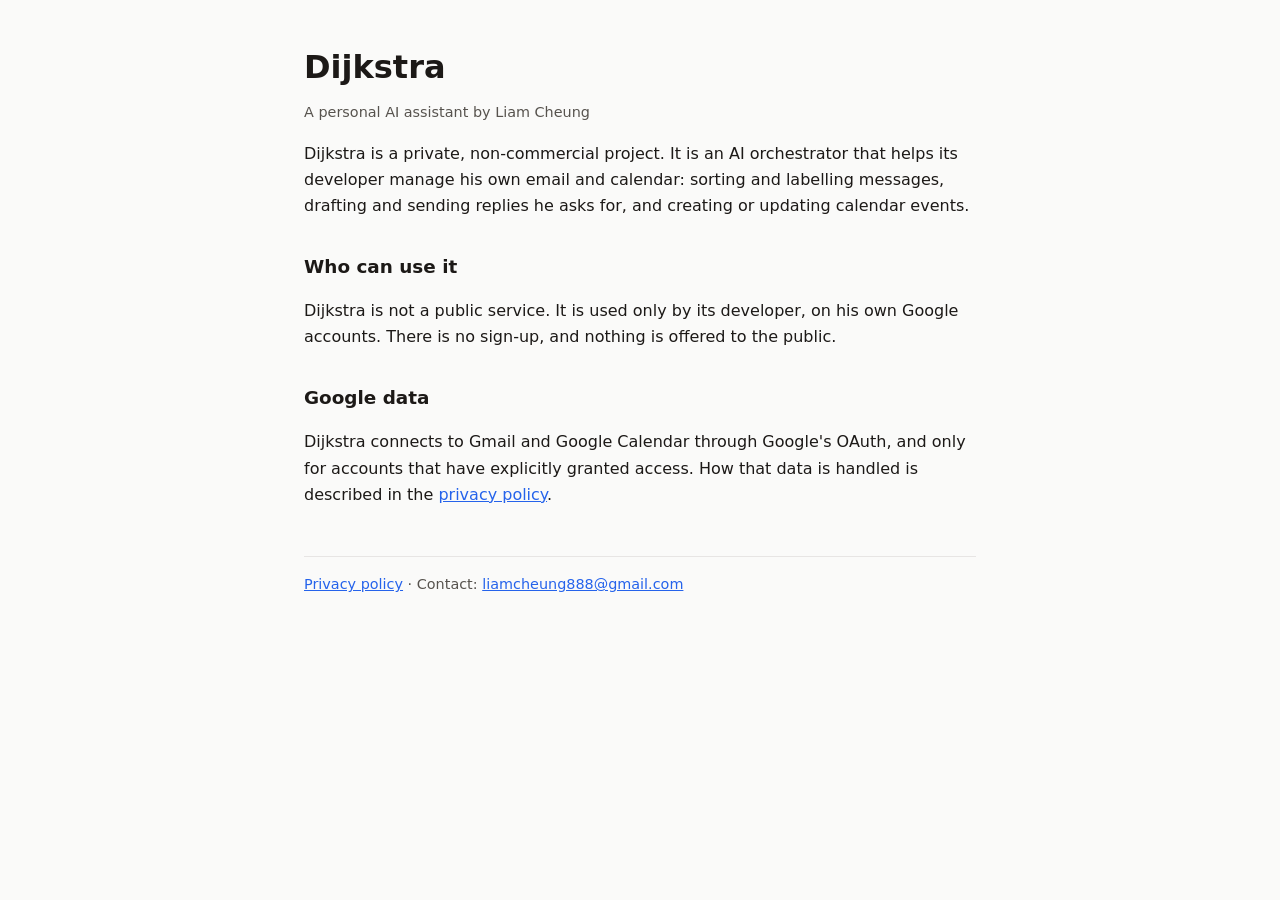
<file: index.html>
<!doctype html>
<html lang="en">
<head>
  <meta charset="utf-8">
  <meta name="viewport" content="width=device-width, initial-scale=1">
  <title>Dijkstra</title>
  <meta name="description" content="Dijkstra is a personal AI assistant built and used by Liam Cheung.">
  <link rel="stylesheet" href="style.css">
</head>
<body>
  <main>
    <h1>Dijkstra</h1>
    <p class="muted">A personal AI assistant by Liam Cheung</p>

    <p>
      Dijkstra is a private, non-commercial project. It is an AI orchestrator
      that helps its developer manage his own email and calendar: sorting and
      labelling messages, drafting and sending replies he asks for, and creating
      or updating calendar events.
    </p>

    <h2>Who can use it</h2>
    <p>
      Dijkstra is not a public service. It is used only by its developer, on his
      own Google accounts. There is no sign-up, and nothing is offered to the
      public.
    </p>

    <h2>Google data</h2>
    <p>
      Dijkstra connects to Gmail and Google Calendar through Google's OAuth, and
      only for accounts that have explicitly granted access. How that data is
      handled is described in the <a href="privacy.html">privacy policy</a>.
    </p>

    <footer>
      <a href="privacy.html">Privacy policy</a> ·
      Contact: <a href="mailto:liamcheung888@gmail.com">liamcheung888@gmail.com</a>
    </footer>
  </main>
</body>
</html>
</file>
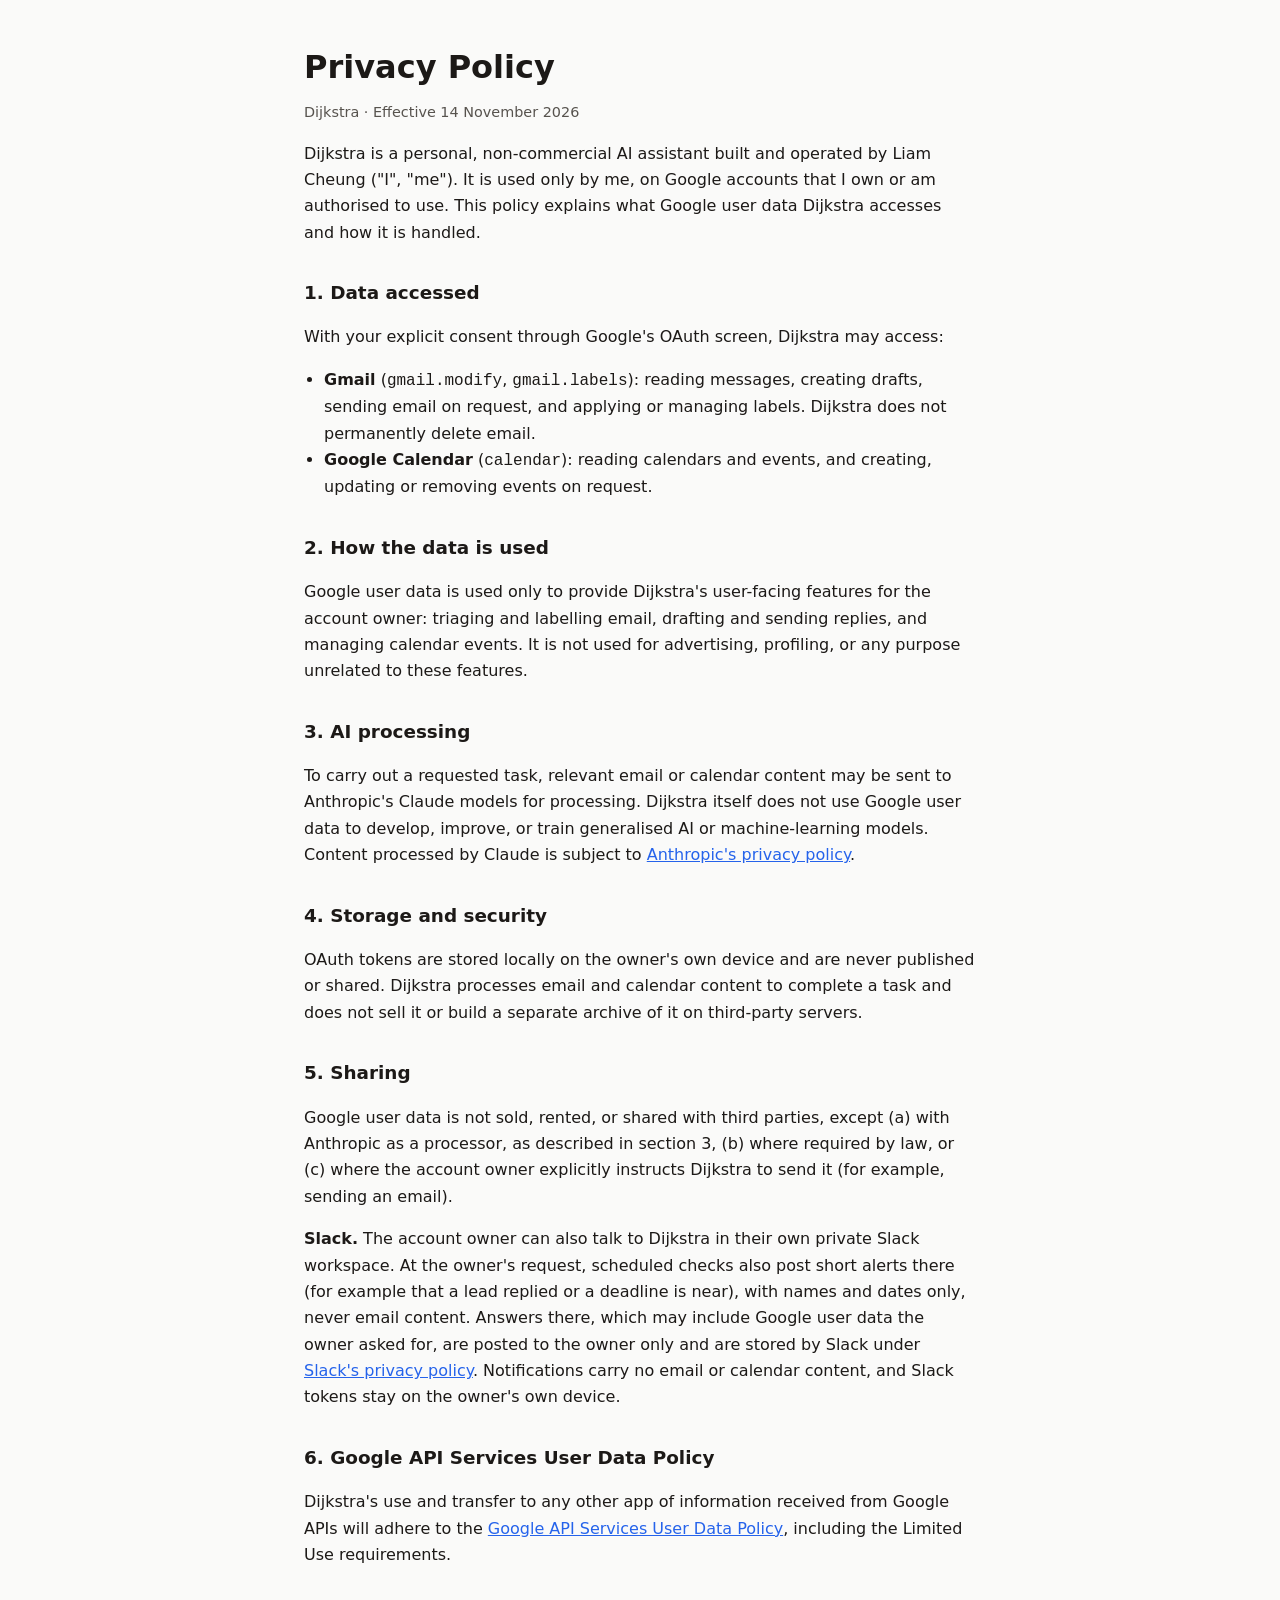
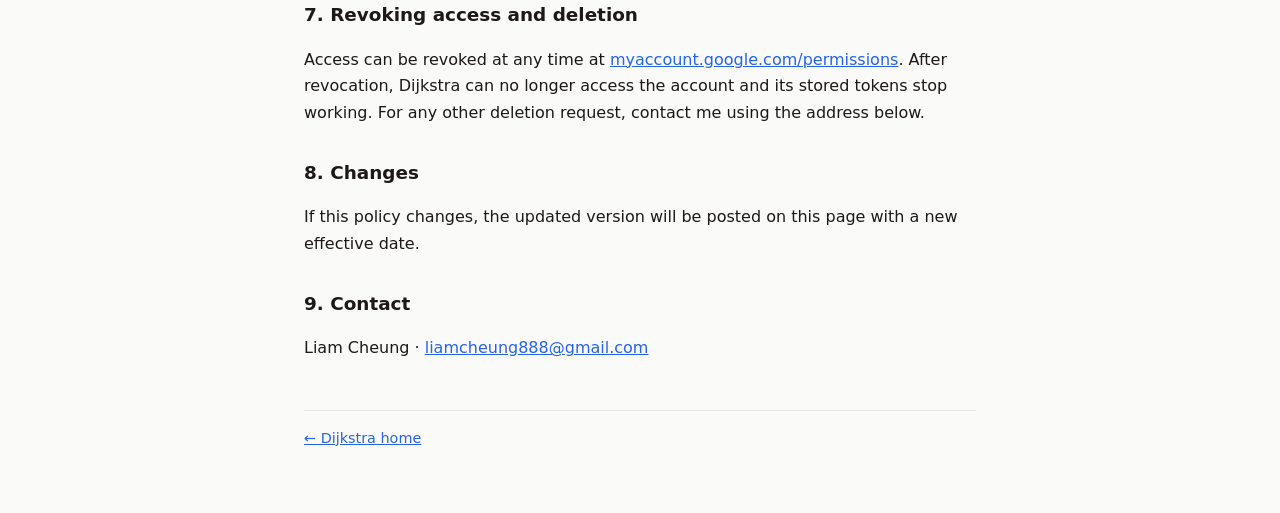
<file: privacy.html>
<!doctype html>
<html lang="en">
<head>
  <meta charset="utf-8">
  <meta name="viewport" content="width=device-width, initial-scale=1">
  <title>Dijkstra – Privacy Policy</title>
  <meta name="description" content="Privacy policy for Dijkstra, a personal AI assistant by Liam Cheung.">
  <link rel="stylesheet" href="style.css">
</head>
<body>
  <main>
    <h1>Privacy Policy</h1>
    <p class="muted">Dijkstra · Effective 14 November 2026</p>

    <p>
      Dijkstra is a personal, non-commercial AI assistant built and operated by
      Liam Cheung ("I", "me"). It is used only by me, on Google accounts that I
      own or am authorised to use. This policy explains what Google user data
      Dijkstra accesses and how it is handled.
    </p>

    <h2>1. Data accessed</h2>
    <p>With your explicit consent through Google's OAuth screen, Dijkstra may access:</p>
    <ul>
      <li><strong>Gmail</strong> (<code>gmail.modify</code>, <code>gmail.labels</code>): reading messages, creating drafts, sending email on request, and applying or managing labels. Dijkstra does not permanently delete email.</li>
      <li><strong>Google Calendar</strong> (<code>calendar</code>): reading calendars and events, and creating, updating or removing events on request.</li>
    </ul>

    <h2>2. How the data is used</h2>
    <p>
      Google user data is used only to provide Dijkstra's user-facing features for
      the account owner: triaging and labelling email, drafting and sending replies,
      and managing calendar events. It is not used for advertising, profiling, or any
      purpose unrelated to these features.
    </p>

    <h2>3. AI processing</h2>
    <p>
      To carry out a requested task, relevant email or calendar content may be sent
      to Anthropic's Claude models for processing. Dijkstra itself does not use Google
      user data to develop, improve, or train generalised AI or machine-learning
      models. Content processed by Claude is subject to
      <a href="https://www.anthropic.com/legal/privacy">Anthropic's privacy policy</a>.
    </p>

    <h2>4. Storage and security</h2>
    <p>
      OAuth tokens are stored locally on the owner's own device and are never
      published or shared. Dijkstra processes email and calendar content to complete
      a task and does not sell it or build a separate archive of it on third-party
      servers.
    </p>

    <h2>5. Sharing</h2>
    <p>
      Google user data is not sold, rented, or shared with third parties, except
      (a) with Anthropic as a processor, as described in section 3, (b) where
      required by law, or (c) where the account owner explicitly instructs Dijkstra
      to send it (for example, sending an email).
    </p>
    <p>
      <strong>Slack.</strong> The account owner can also talk to Dijkstra in their own
      private Slack workspace. At the owner's request, scheduled checks also post short
      alerts there (for example that a lead replied or a deadline is near), with names and
      dates only, never email content. Answers there, which may include Google user data the
      owner asked for, are posted to the owner only and are stored by Slack under
      <a href="https://slack.com/trust/privacy/privacy-policy">Slack's privacy policy</a>.
      Notifications carry no email or calendar content, and Slack tokens stay on the
      owner's own device.
    </p>

    <h2>6. Google API Services User Data Policy</h2>
    <p>
      Dijkstra's use and transfer to any other app of information received from
      Google APIs will adhere to the
      <a href="https://developers.google.com/terms/api-services-user-data-policy">Google API Services User Data Policy</a>,
      including the Limited Use requirements.
    </p>

    <h2>7. Revoking access and deletion</h2>
    <p>
      Access can be revoked at any time at
      <a href="https://myaccount.google.com/permissions">myaccount.google.com/permissions</a>.
      After revocation, Dijkstra can no longer access the account and its stored
      tokens stop working. For any other deletion request, contact me using the address below.
    </p>

    <h2>8. Changes</h2>
    <p>
      If this policy changes, the updated version will be posted on this page with a
      new effective date.
    </p>

    <h2>9. Contact</h2>
    <p>
      Liam Cheung · <a href="mailto:liamcheung888@gmail.com">liamcheung888@gmail.com</a>
    </p>

    <footer>
      <a href="index.html">← Dijkstra home</a>
    </footer>
  </main>
</body>
</html>
</file>
<file: style.css>
/* Shared styles for the Dijkstra homepage + privacy policy.
   Plain CSS, no build step, so GitHub Pages can serve it as-is. */

:root {
  --bg: #fafaf9;
  --fg: #1c1917;
  --muted: #57534e;
  --accent: #2563eb;
  --rule: #e7e5e4;
}

/* Follow the visitor's OS dark-mode setting */
@media (prefers-color-scheme: dark) {
  :root {
    --bg: #0c0a09;
    --fg: #e7e5e4;
    --muted: #a8a29e;
    --accent: #60a5fa;
    --rule: #292524;
  }
}

* { box-sizing: border-box; }

body {
  margin: 0;
  background: var(--bg);
  color: var(--fg);
  font: 16px/1.65 system-ui, -apple-system, "Segoe UI", Roboto, sans-serif;
}

main {
  max-width: 44rem;          /* ~70 characters per line for readability */
  margin: 0 auto;
  padding: 3rem 1rem 4rem;   /* 1rem side gutter keeps it usable on phones */
}

h1 { font-size: 2rem; line-height: 1.2; margin: 0 0 .25rem; }
h2 { font-size: 1.15rem; margin: 2rem 0 .5rem; }
p, li { color: var(--fg); }
.muted { color: var(--muted); font-size: .9rem; }
a { color: var(--accent); }
ul { padding-left: 1.25rem; }

footer {
  margin-top: 3rem;
  padding-top: 1rem;
  border-top: 1px solid var(--rule);
  font-size: .9rem;
  color: var(--muted);
}
</file>
